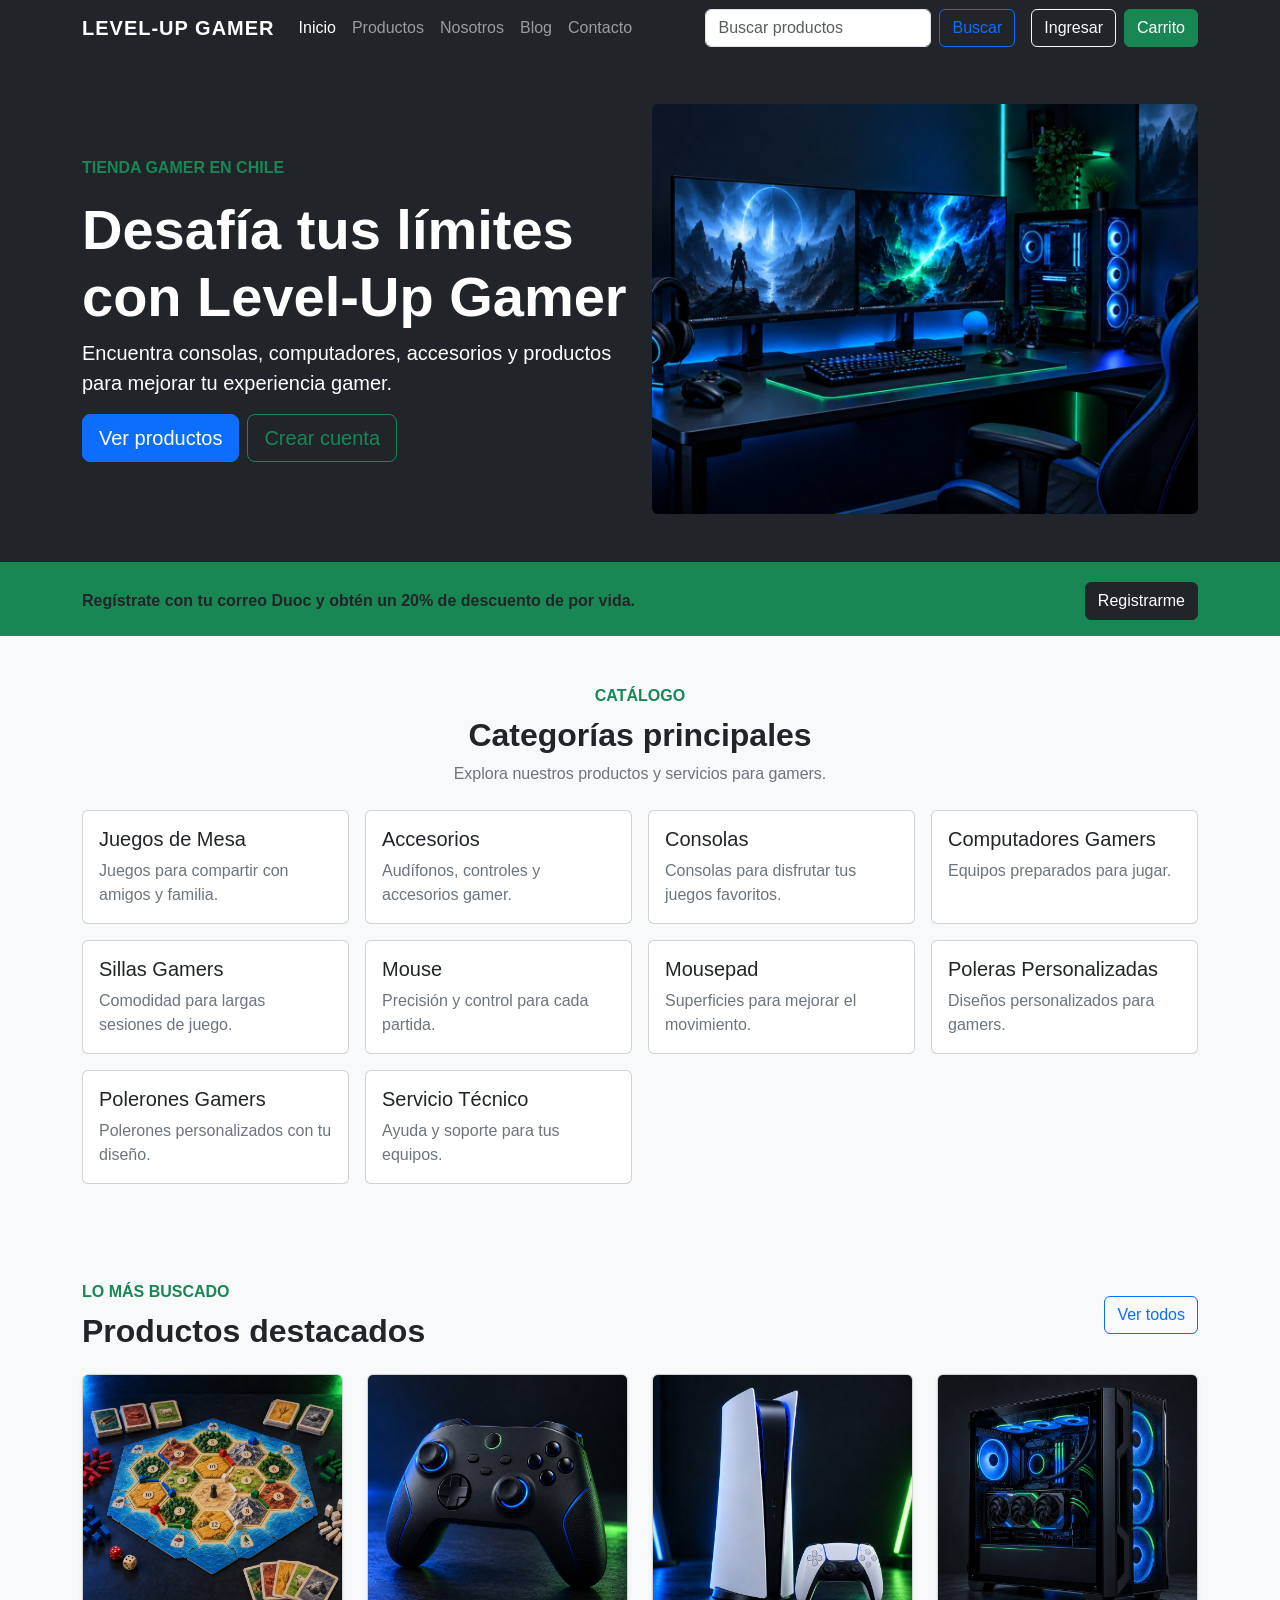
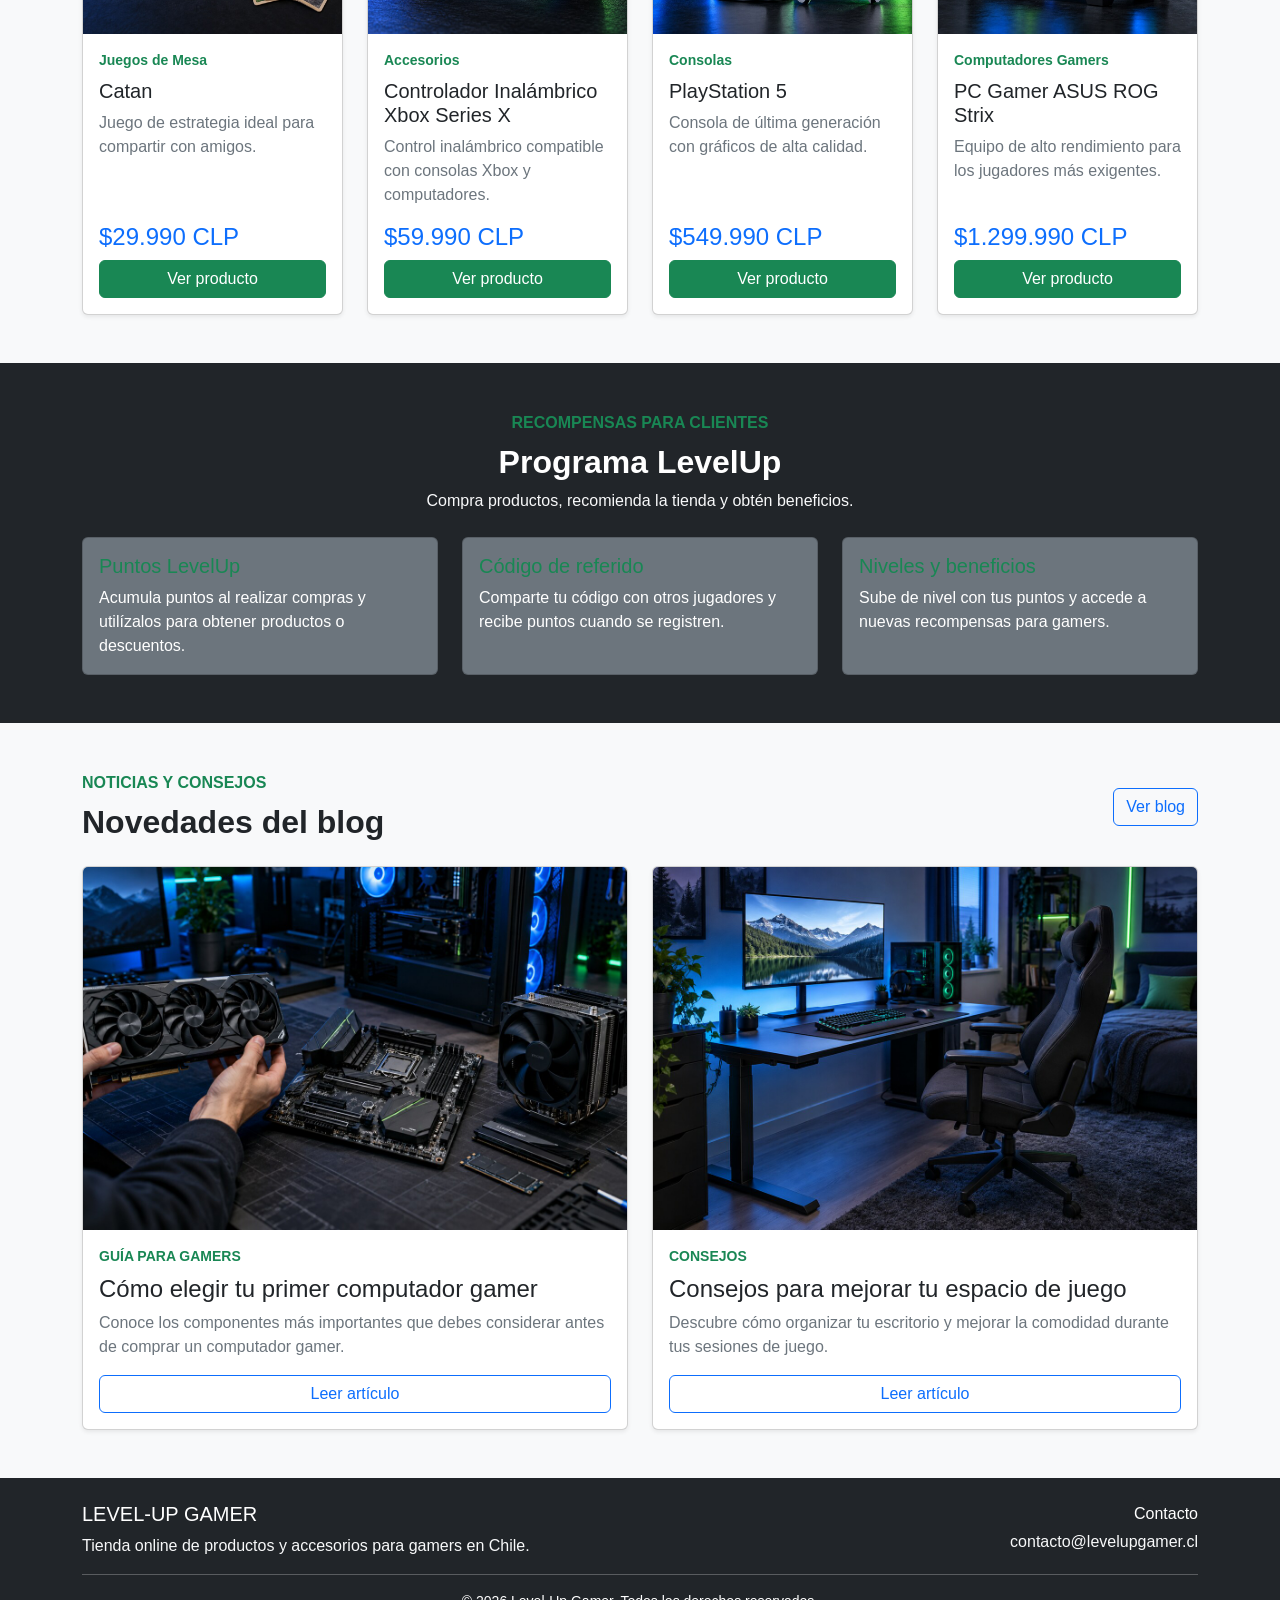
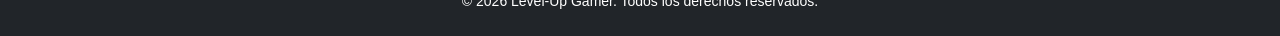
<file: index.html>
<!DOCTYPE html>

<html lang="es">

<head>

    <meta charset="UTF-8">

    <meta name="viewport" content="width=device-width, initial-scale=1.0">

    <title>Level-Up Gamer</title>

    <link href="https://cdn.jsdelivr.net/npm/bootstrap@5.3.3/dist/css/bootstrap.min.css" rel="stylesheet">

    <link rel="stylesheet" href="css/styles.css">

</head>

<body>

    <header>

        <nav class="navbar navbar-expand-lg navbar-dark bg-dark">

            <div class="container">

                <a class="navbar-brand" href="index.html">
                    LEVEL-UP GAMER
                </a>

                <button
                    class="navbar-toggler"
                    type="button"
                    data-bs-toggle="collapse"
                    data-bs-target="#menuPrincipal"
                    aria-controls="menuPrincipal"
                    aria-expanded="false"
                    aria-label="Mostrar menú">

                    <span class="navbar-toggler-icon"></span>

                </button>

                <div class="collapse navbar-collapse" id="menuPrincipal">

                    <ul class="navbar-nav me-auto mb-2 mb-lg-0">

                        <li class="nav-item">

                            <a class="nav-link active" href="index.html">
                                Inicio
                            </a>

                        </li>

                        <li class="nav-item">

                            <a class="nav-link" href="productos.html">
                                Productos
                            </a>

                        </li>

                        <li class="nav-item">

                            <a class="nav-link" href="nosotros.html">
                                Nosotros
                            </a>

                        </li>

                        <li class="nav-item">

                            <a class="nav-link" href="blog.html">
                                Blog
                            </a>

                        </li>

                        <li class="nav-item">

                            <a class="nav-link" href="contacto.html">
                                Contacto
                            </a>

                        </li>

                    </ul>

                    <div class="d-flex me-lg-3">

                        <input
                            class="form-control me-2"
                            type="search"
                            placeholder="Buscar productos"
                            aria-label="Buscar productos">

                        <button class="btn btn-outline-primary" type="button">
                            Buscar
                        </button>

                    </div>

                    <div class="d-flex gap-2 mt-2 mt-lg-0">

                        <a class="btn btn-outline-light gap-2" href="inicio-sesion.html">
                            Ingresar
                        </a>

                        <a class="btn btn-success gap-2" href="carrito.html">
                            Carrito
                        </a>

                    </div>

                </div>

            </div>

        </nav>

    </header>

    <main>

        <section class="banner-principal bg-dark text-white py-5">

            <div class="container">

                <div class="row align-items-center">

                    <div class="col-lg-6 mb-4 mb-lg-0">

                        <p class="text-success fw-bold">
                            TIENDA GAMER EN CHILE
                        </p>

                        <h1 class="display-4 fw-bold">
                            Desafía tus límites con Level-Up Gamer
                        </h1>

                        <p class="lead">
                            Encuentra consolas, computadores, accesorios y productos para mejorar tu experiencia gamer.
                        </p>

                        <div class="d-flex flex-wrap gap-2">

                            <a class="btn btn-primary btn-lg" href="productos.html">
                                Ver productos
                            </a>

                            <a class="btn btn-outline-success btn-lg" href="registro.html">
                                Crear cuenta
                            </a>

                        </div>

                    </div>

                    <div class="col-lg-6">

                        <img
                            class="img-fluid rounded"
                            src="img/banner-gamer.jpg"
                            alt="Escritorio gamer con computador, monitores y accesorios">

                    </div>

                </div>

            </div>

        </section>

        <section class="aviso-duoc bg-success text-dark py-3">

            <div class="container">

                <div class="d-flex flex-column flex-md-row justify-content-between align-items-center gap-3">

                    <p class="mb-0 fw-bold">
                        Regístrate con tu correo Duoc y obtén un 20% de descuento de por vida.
                    </p>

                    <a class="btn btn-dark" href="registro.html">
                        Registrarme
                    </a>

                </div>

            </div>

        </section>

        <section class="seccion-categorias py-5">

            <div class="container">

                <div class="text-center mb-4">

                    <p class="text-success fw-bold mb-2">
                        CATÁLOGO
                    </p>

                    <h2 class="fw-bold">
                        Categorías principales
                    </h2>

                    <p class="text-secondary">
                        Explora nuestros productos y servicios para gamers.
                    </p>

                </div>

                <div class="row g-3">

                    <div class="col-6 col-md-4 col-lg-3">

                        <a class="text-decoration-none" href="productos.html">

                            <article class="card tarjeta-categoria h-100">

                                <div class="card-body">

                                    <h3 class="card-title h5">
                                        Juegos de Mesa
                                    </h3>

                                    <p class="card-text text-secondary">
                                        Juegos para compartir con amigos y familia.
                                    </p>

                                </div>

                            </article>

                        </a>

                    </div>

                    <div class="col-6 col-md-4 col-lg-3">

                        <a class="text-decoration-none" href="productos.html">

                            <article class="card tarjeta-categoria h-100">

                                <div class="card-body">

                                    <h3 class="card-title h5">
                                        Accesorios
                                    </h3>

                                    <p class="card-text text-secondary">
                                        Audífonos, controles y accesorios gamer.
                                    </p>

                                </div>

                            </article>

                        </a>

                    </div>

                    <div class="col-6 col-md-4 col-lg-3">

                        <a class="text-decoration-none" href="productos.html">

                            <article class="card tarjeta-categoria h-100">

                                <div class="card-body">

                                    <h3 class="card-title h5">
                                        Consolas
                                    </h3>

                                    <p class="card-text text-secondary">
                                        Consolas para disfrutar tus juegos favoritos.
                                    </p>

                                </div>

                            </article>

                        </a>

                    </div>

                    <div class="col-6 col-md-4 col-lg-3">

                        <a class="text-decoration-none" href="productos.html">

                            <article class="card tarjeta-categoria h-100">

                                <div class="card-body">

                                    <h3 class="card-title h5">
                                        Computadores Gamers
                                    </h3>

                                    <p class="card-text text-secondary">
                                        Equipos preparados para jugar.
                                    </p>

                                </div>

                            </article>

                        </a>

                    </div>

                    <div class="col-6 col-md-4 col-lg-3">

                        <a class="text-decoration-none" href="productos.html">

                            <article class="card tarjeta-categoria h-100">

                                <div class="card-body">

                                    <h3 class="card-title h5">
                                        Sillas Gamers
                                    </h3>

                                    <p class="card-text text-secondary">
                                        Comodidad para largas sesiones de juego.
                                    </p>

                                </div>

                            </article>

                        </a>

                    </div>

                    <div class="col-6 col-md-4 col-lg-3">

                        <a class="text-decoration-none" href="productos.html">

                            <article class="card tarjeta-categoria h-100">

                                <div class="card-body">

                                    <h3 class="card-title h5">
                                        Mouse
                                    </h3>

                                    <p class="card-text text-secondary">
                                        Precisión y control para cada partida.
                                    </p>

                                </div>

                            </article>

                        </a>

                    </div>

                    <div class="col-6 col-md-4 col-lg-3">

                        <a class="text-decoration-none" href="productos.html">

                            <article class="card tarjeta-categoria h-100">

                                <div class="card-body">

                                    <h3 class="card-title h5">
                                        Mousepad
                                    </h3>

                                    <p class="card-text text-secondary">
                                        Superficies para mejorar el movimiento.
                                    </p>

                                </div>

                            </article>

                        </a>

                    </div>

                    <div class="col-6 col-md-4 col-lg-3">

                        <a class="text-decoration-none" href="productos.html">

                            <article class="card tarjeta-categoria h-100">

                                <div class="card-body">

                                    <h3 class="card-title h5">
                                        Poleras Personalizadas
                                    </h3>

                                    <p class="card-text text-secondary">
                                        Diseños personalizados para gamers.
                                    </p>

                                </div>

                            </article>

                        </a>

                    </div>

                    <div class="col-6 col-md-4 col-lg-3">

                        <a class="text-decoration-none" href="productos.html">

                            <article class="card tarjeta-categoria h-100">

                                <div class="card-body">

                                    <h3 class="card-title h5">
                                        Polerones Gamers
                                    </h3>

                                    <p class="card-text text-secondary">
                                        Polerones personalizados con tu diseño.
                                    </p>

                                </div>

                            </article>

                        </a>

                    </div>

                    <div class="col-6 col-md-4 col-lg-3">

                        <a class="text-decoration-none" href="productos.html">

                            <article class="card tarjeta-categoria h-100">

                                <div class="card-body">

                                    <h3 class="card-title h5">
                                        Servicio Técnico
                                    </h3>

                                    <p class="card-text text-secondary">
                                        Ayuda y soporte para tus equipos.
                                    </p>

                                </div>

                            </article>

                        </a>

                    </div>

                </div>

            </div>

        </section>

        <section class="productos-destacados bg-light py-5">

            <div class="container">

                <div class="d-flex justify-content-between align-items-center mb-4">

                    <div>

                        <p class="text-success fw-bold mb-2">
                            LO MÁS BUSCADO
                        </p>

                        <h2 class="fw-bold mb-0">
                            Productos destacados
                        </h2>

                    </div>

                    <a class="btn btn-outline-primary" href="productos.html">
                        Ver todos
                    </a>

                </div>

                <div class="row g-4">

                    <div class="col-12 col-sm-6 col-lg-3">

                        <article class="card h-100 shadow-sm">

                            <img
                                class="card-img-top imagen-producto img-fluid"
                                src="img/catan.jpg"
                                alt="Juego de mesa Catan con tablero, fichas y cartas">

                            <div class="card-body d-flex flex-column">

                                <p class="text-success fw-bold small mb-2">
                                    Juegos de Mesa
                                </p>

                                <h3 class="card-title h5">
                                    Catan
                                </h3>

                                <p class="card-text text-secondary">
                                    Juego de estrategia ideal para compartir con amigos.
                                </p>

                                <p class="h4 text-primary mt-auto">
                                    $29.990 CLP
                                </p>

                                <a class="btn btn-success w-100" href="detalle-producto.html">
                                    Ver producto
                                </a>

                            </div>

                        </article>

                    </div>

                    <div class="col-12 col-sm-6 col-lg-3">

                        <article class="card h-100 shadow-sm">

                            <img
                                class="card-img-top imagen-producto img-fluid"
                                src="img/controlador-xbox.jpg"
                                alt="Controlador inalámbrico negro con iluminación azul y verde">

                            <div class="card-body d-flex flex-column">

                                <p class="text-success fw-bold small mb-2">
                                    Accesorios
                                </p>

                                <h3 class="card-title h5">
                                    Controlador Inalámbrico Xbox Series X
                                </h3>

                                <p class="card-text text-secondary">
                                    Control inalámbrico compatible con consolas Xbox y computadores.
                                </p>

                                <p class="h4 text-primary mt-auto">
                                    $59.990 CLP
                                </p>

                                <a class="btn btn-success w-100" href="detalle-producto.html">
                                    Ver producto
                                </a>

                            </div>

                        </article>

                    </div>

                    <div class="col-12 col-sm-6 col-lg-3">

                        <article class="card h-100 shadow-sm">

                            <img
                                class="card-img-top imagen-producto img-fluid"
                                src="img/playstation-5.jpg"
                                alt="Consola PlayStation 5 blanca junto a su controlador">

                            <div class="card-body d-flex flex-column">

                                <p class="text-success fw-bold small mb-2">
                                    Consolas
                                </p>

                                <h3 class="card-title h5">
                                    PlayStation 5
                                </h3>

                                <p class="card-text text-secondary">
                                    Consola de última generación con gráficos de alta calidad.
                                </p>

                                <p class="h4 text-primary mt-auto">
                                    $549.990 CLP
                                </p>

                                <a class="btn btn-success w-100" href="detalle-producto.html">
                                    Ver producto
                                </a>

                            </div>

                        </article>

                    </div>

                    <div class="col-12 col-sm-6 col-lg-3">

                        <article class="card h-100 shadow-sm">

                            <img
                                class="card-img-top imagen-producto img-fluid"
                                src="img/computador-gamer.jpg"
                                alt="Computador gamer con gabinete negro e iluminación azul y verde">

                            <div class="card-body d-flex flex-column">

                                <p class="text-success fw-bold small mb-2">
                                    Computadores Gamers
                                </p>

                                <h3 class="card-title h5">
                                    PC Gamer ASUS ROG Strix
                                </h3>

                                <p class="card-text text-secondary">
                                    Equipo de alto rendimiento para los jugadores más exigentes.
                                </p>

                                <p class="h4 text-primary mt-auto">
                                    $1.299.990 CLP
                                </p>

                                <a class="btn btn-success w-100" href="detalle-producto.html">
                                    Ver producto
                                </a>

                            </div>

                        </article>

                    </div>

                </div>

            </div>

        </section>

        <section class="programa-levelup bg-dark text-white py-5">

            <div class="container">

                <div class="text-center mb-4">

                    <p class="text-success fw-bold mb-2">
                        RECOMPENSAS PARA CLIENTES
                    </p>

                    <h2 class="fw-bold">
                        Programa LevelUp
                    </h2>

                    <p class="text-light">
                        Compra productos, recomienda la tienda y obtén beneficios.
                    </p>

                </div>

                <div class="row g-4">

                    <div class="col-12 col-md-4">

                        <article class="card bg-secondary text-white h-100">

                            <div class="card-body">

                                <h3 class="card-title h5 text-success">
                                    Puntos LevelUp
                                </h3>

                                <p class="card-text">
                                    Acumula puntos al realizar compras y utilízalos para obtener productos o descuentos.
                                </p>

                            </div>

                        </article>

                    </div>

                    <div class="col-12 col-md-4">

                        <article class="card bg-secondary text-white h-100">

                            <div class="card-body">

                                <h3 class="card-title h5 text-success">
                                    Código de referido
                                </h3>

                                <p class="card-text">
                                    Comparte tu código con otros jugadores y recibe puntos cuando se registren.
                                </p>

                            </div>

                        </article>

                    </div>

                    <div class="col-12 col-md-4">

                        <article class="card bg-secondary text-white h-100">

                            <div class="card-body">

                                <h3 class="card-title h5 text-success">
                                    Niveles y beneficios
                                </h3>

                                <p class="card-text">
                                    Sube de nivel con tus puntos y accede a nuevas recompensas para gamers.
                                </p>

                            </div>

                        </article>

                    </div>

                </div>

            </div>

        </section>

        <section class="novedades-blog bg-light py-5">

            <div class="container">

                <div class="d-flex justify-content-between align-items-center mb-4">

                    <div>

                        <p class="text-success fw-bold mb-2">
                            NOTICIAS Y CONSEJOS
                        </p>

                        <h2 class="fw-bold mb-0">
                            Novedades del blog
                        </h2>

                    </div>

                    <a class="btn btn-outline-primary" href="blog.html">
                        Ver blog
                    </a>

                </div>

                <div class="row g-4">

                    <div class="col-12 col-md-6">

                        <article class="card h-100 shadow-sm">

                            <img
                                class="card-img-top imagen-blog img-fluid"
                                src="img/blog-computador.jpg"
                                alt="imagen de componentes de computador gamer sobre un escritorio">

                            <div class="card-body d-flex flex-column">

                                <p class="text-success fw-bold small mb-2">
                                    GUÍA PARA GAMERS
                                </p>

                                <h3 class="card-title h4">
                                    Cómo elegir tu primer computador gamer
                                </h3>

                                <p class="card-text text-secondary">
                                    Conoce los componentes más importantes que debes considerar antes de comprar un computador gamer.
                                </p>

                                <a class="btn btn-outline-primary mt-auto" href="detalle-blog1.html">
                                    Leer artículo
                                </a>

                            </div>

                        </article>

                    </div>

                    <div class="col-12 col-md-6">

                        <article class="card h-100 shadow-sm">

                            <img
                                class="card-img-top imagen-blog img-fluid"
                                src="img/blog-espacio-gamer.jpg"
                                alt="imagen de un setup gamer con distintos elementos para espacio gamer">

                            <div class="card-body d-flex flex-column">

                                <p class="text-success fw-bold small mb-2">
                                    CONSEJOS
                                </p>

                                <h3 class="card-title h4">
                                    Consejos para mejorar tu espacio de juego
                                </h3>

                                <p class="card-text text-secondary">
                                    Descubre cómo organizar tu escritorio y mejorar la comodidad durante tus sesiones de juego.
                                </p>

                                <a class="btn btn-outline-primary mt-auto" href="detalle-blog2.html">
                                    Leer artículo
                                </a>

                            </div>

                        </article>

                    </div>

                </div>

            </div>

        </section>

    </main>

    <footer class="bg-dark text-white py-4">

        <div class="container">

            <div class="row g-3">

                <div class="col-12 col-md-6">

                    <h2 class="h5">
                        LEVEL-UP GAMER
                    </h2>

                    <p class="mb-0 text-light">
                        Tienda online de productos y accesorios para gamers en Chile.
                    </p>

                </div>

                <div class="col-12 col-md-6 text-md-end">

                    <p class="mb-1">
                        Contacto
                    </p>

                    <a class="text-light" href="mailto:contacto@levelupgamer.cl">
                        contacto@levelupgamer.cl
                    </a>

                </div>

            </div>

            <hr>

            <p class="text-center mb-0 small">
                © 2026 Level-Up Gamer. Todos los derechos reservados.
            </p>

        </div>

    </footer>

    <script src="https://cdn.jsdelivr.net/npm/bootstrap@5.3.3/dist/js/bootstrap.bundle.min.js"></script>

</body>

</html>
</file>
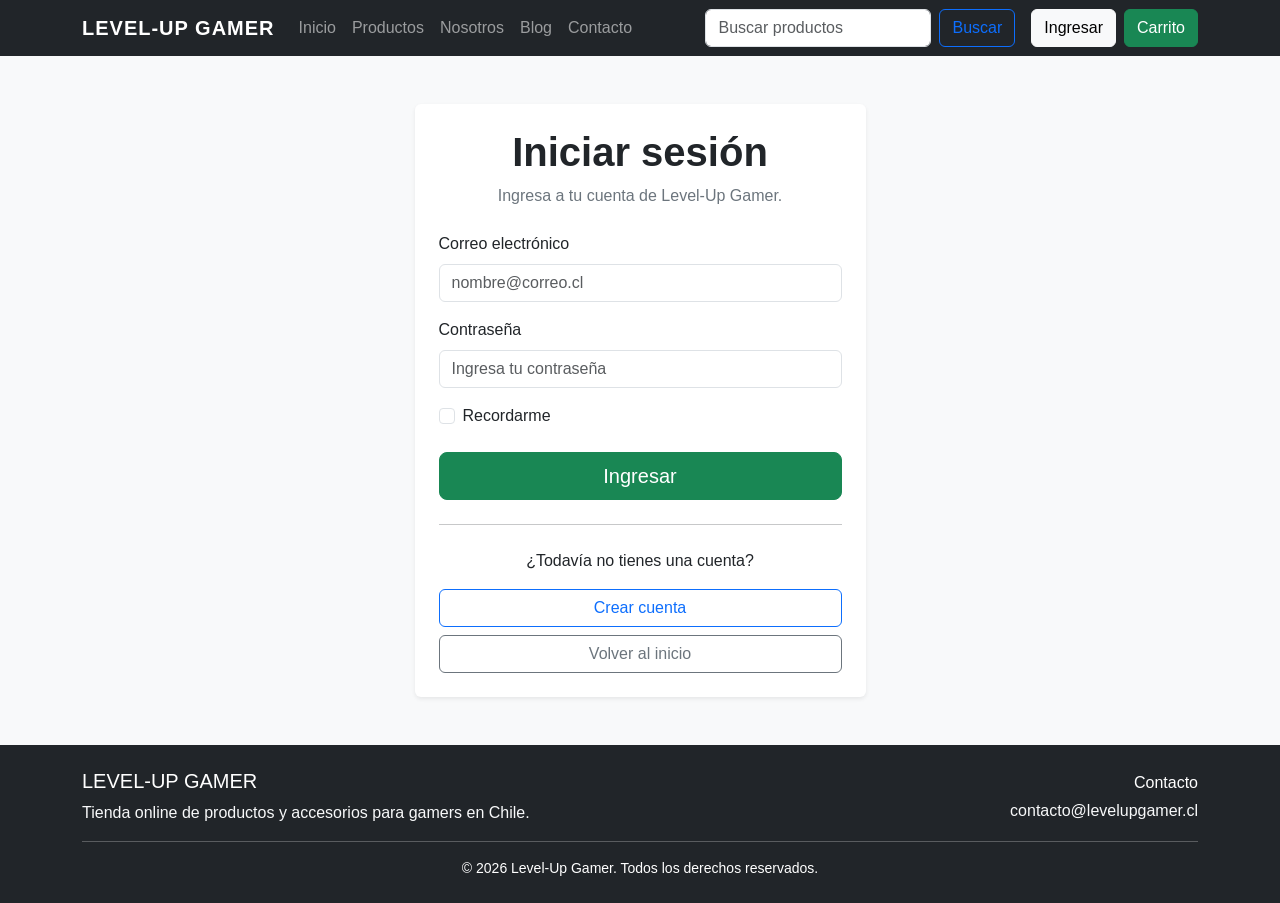
<file: inicio-sesion.html>
<!DOCTYPE html>

<html lang="es">

<head>

    <meta charset="UTF-8">

    <meta name="viewport" content="width=device-width, initial-scale=1.0">

    <title>Iniciar sesión | Level-Up Gamer</title>

    <link href="https://cdn.jsdelivr.net/npm/bootstrap@5.3.3/dist/css/bootstrap.min.css" rel="stylesheet">

    <link rel="stylesheet" href="css/styles.css">

</head>

<body>

    <header>

        <nav class="navbar navbar-expand-lg navbar-dark bg-dark">

            <div class="container">

                <a class="navbar-brand" href="index.html">
                    LEVEL-UP GAMER
                </a>

                <button
                    class="navbar-toggler"
                    type="button"
                    data-bs-toggle="collapse"
                    data-bs-target="#menuPrincipal"
                    aria-controls="menuPrincipal"
                    aria-expanded="false"
                    aria-label="Mostrar menú">

                    <span class="navbar-toggler-icon"></span>

                </button>

                <div class="collapse navbar-collapse" id="menuPrincipal">

                    <ul class="navbar-nav me-auto mb-2 mb-lg-0">

                        <li class="nav-item">
                            <a class="nav-link" href="index.html">
                                Inicio
                            </a>
                        </li>

                        <li class="nav-item">
                            <a class="nav-link" href="productos.html">
                                Productos
                            </a>
                        </li>

                        <li class="nav-item">
                            <a class="nav-link" href="nosotros.html">
                                Nosotros
                            </a>
                        </li>

                        <li class="nav-item">
                            <a class="nav-link" href="blog.html">
                                Blog
                            </a>
                        </li>

                        <li class="nav-item">
                            <a class="nav-link" href="contacto.html">
                                Contacto
                            </a>
                        </li>

                    </ul>

                    <div class="d-flex me-lg-3 mb-3 mb-lg-0">

                        <input
                            class="form-control me-2"
                            type="search"
                            placeholder="Buscar productos"
                            aria-label="Buscar productos">

                        <button class="btn btn-outline-primary" type="button">
                            Buscar
                        </button>

                    </div>

                    <div class="d-flex gap-2">

                        <a class="btn btn-light" href="inicio-sesion.html">
                            Ingresar
                        </a>

                        <a class="btn btn-success" href="carrito.html">
                            Carrito
                        </a>

                    </div>

                </div>

            </div>

        </nav>

    </header>

    <main>

        <section class="bg-light py-5">

            <div class="container">

                <div class="row justify-content-center">

                    <div class="col-12 col-md-8 col-lg-5">

                        <div class="card shadow-sm border-0">

                            <div class="card-body p-4">

                                <div class="text-center mb-4">

                                    <h1 class="fw-bold mb-2">
                                        Iniciar sesión
                                    </h1>

                                    <p class="text-secondary mb-0">
                                        Ingresa a tu cuenta de Level-Up Gamer.
                                    </p>

                                </div>

                                <form action="#" method="post">

                                    <div class="mb-3">

                                        <label class="form-label" for="correo">
                                            Correo electrónico
                                        </label>

                                        <input
                                            class="form-control"
                                            type="email"
                                            id="correo"
                                            name="correo"
                                            placeholder="nombre@correo.cl"
                                            required>

                                    </div>

                                    <div class="mb-3">

                                        <label class="form-label" for="contrasena">
                                            Contraseña
                                        </label>

                                        <input
                                            class="form-control"
                                            type="password"
                                            id="contrasena"
                                            name="contrasena"
                                            placeholder="Ingresa tu contraseña"
                                            minlength="6"
                                            required>

                                    </div>

                                    <div class="form-check mb-4">

                                        <input
                                            class="form-check-input"
                                            type="checkbox"
                                            id="recordarme"
                                            name="recordarme">

                                        <label class="form-check-label" for="recordarme">
                                            Recordarme
                                        </label>

                                    </div>

                                    <div class="d-grid">

                                        <button class="btn btn-success btn-lg" type="submit">
                                            Ingresar
                                        </button>

                                    </div>

                                </form>

                                <hr class="my-4">

                                <p class="text-center mb-3">
                                    ¿Todavía no tienes una cuenta?
                                </p>

                                <div class="d-grid gap-2">

                                    <a class="btn btn-outline-primary" href="registro.html">
                                        Crear cuenta
                                    </a>

                                    <a class="btn btn-outline-secondary" href="index.html">
                                        Volver al inicio
                                    </a>

                                </div>

                            </div>

                        </div>

                    </div>

                </div>

            </div>

        </section>

    </main>

    <footer class="bg-dark text-white py-4">

        <div class="container">

            <div class="row align-items-center">

                <div class="col-12 col-md-6 mb-3 mb-md-0">

                    <h2 class="h5">
                        LEVEL-UP GAMER
                    </h2>

                    <p class="mb-0 text-light">
                        Tienda online de productos y accesorios para gamers en Chile.
                    </p>

                </div>

                <div class="col-12 col-md-6 text-md-end">

                    <p class="mb-1">
                        Contacto
                    </p>

                    <a class="text-light" href="mailto:contacto@levelupgamer.cl">
                        contacto@levelupgamer.cl
                    </a>

                </div>

            </div>

            <hr>

            <p class="text-center mb-0 small">
                &copy; 2026 Level-Up Gamer. Todos los derechos reservados.
            </p>

        </div>

    </footer>

    <script src="https://cdn.jsdelivr.net/npm/bootstrap@5.3.3/dist/js/bootstrap.bundle.min.js"></script>

</body>

</html>
</file>
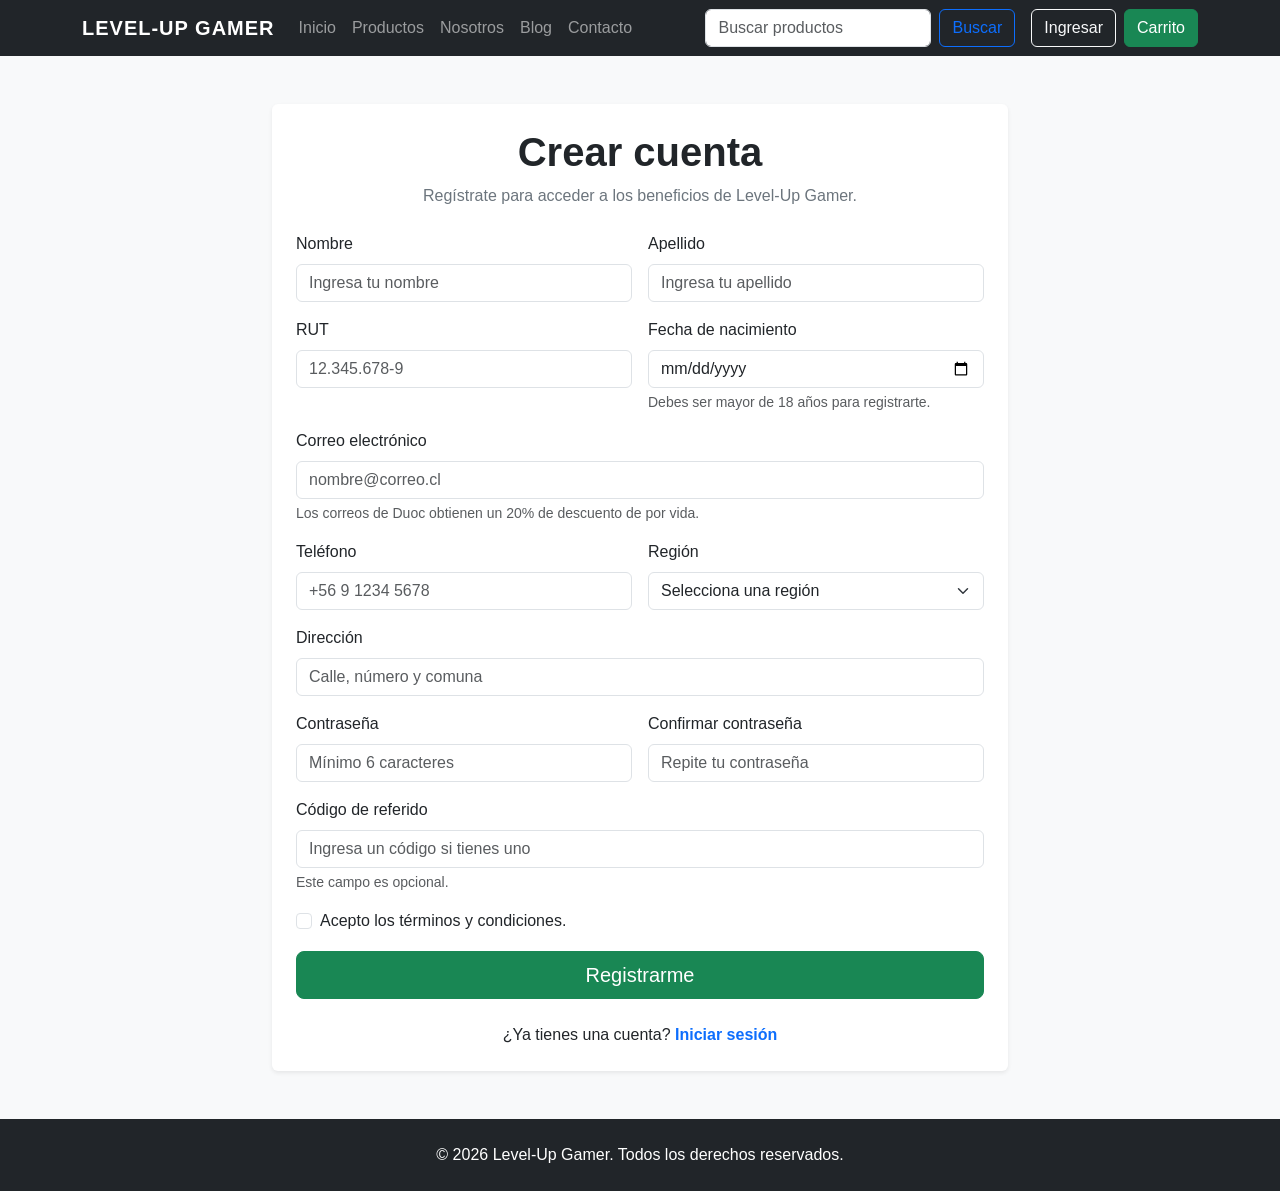
<file: registro.html>
<!DOCTYPE html>

<html lang="es">

<head>

    <meta charset="UTF-8">

    <meta name="viewport" content="width=device-width, initial-scale=1.0">

    <title>Registro | Level-Up Gamer</title>

    <link
        href="https://cdn.jsdelivr.net/npm/bootstrap@5.3.3/dist/css/bootstrap.min.css"
        rel="stylesheet">

    <link rel="stylesheet" href="css/styles.css">

</head>

<body>

    <header>

        <nav class="navbar navbar-expand-lg navbar-dark bg-dark">

            <div class="container">

                <a class="navbar-brand" href="index.html">
                    LEVEL-UP GAMER
                </a>

                <button
                    class="navbar-toggler"
                    type="button"
                    data-bs-toggle="collapse"
                    data-bs-target="#menuPrincipal"
                    aria-controls="menuPrincipal"
                    aria-expanded="false"
                    aria-label="Mostrar menú">

                    <span class="navbar-toggler-icon"></span>

                </button>

                <div class="collapse navbar-collapse" id="menuPrincipal">

                    <ul class="navbar-nav me-auto mb-2 mb-lg-0">

                        <li class="nav-item">

                            <a class="nav-link" href="index.html">
                                Inicio
                            </a>

                        </li>

                        <li class="nav-item">

                            <a class="nav-link" href="productos.html">
                                Productos
                            </a>

                        </li>

                        <li class="nav-item">

                            <a class="nav-link" href="nosotros.html">
                                Nosotros
                            </a>

                        </li>

                        <li class="nav-item">

                            <a class="nav-link" href="blog.html">
                                Blog
                            </a>

                        </li>

                        <li class="nav-item">

                            <a class="nav-link" href="contacto.html">
                                Contacto
                            </a>

                        </li>

                    </ul>

                    <div class="d-flex me-lg-3 mb-3 mb-lg-0">

                        <input
                            class="form-control me-2"
                            type="search"
                            placeholder="Buscar productos"
                            aria-label="Buscar productos">

                        <button class="btn btn-outline-primary" type="button">
                            Buscar
                        </button>

                    </div>

                    <div class="d-flex gap-2">

                        <a class="btn btn-outline-light" href="inicio-sesion.html">
                            Ingresar
                        </a>

                        <a class="btn btn-success" href="carrito.html">
                            Carrito
                        </a>

                    </div>

                </div>

            </div>

        </nav>

    </header>

    <main>

        <section class="bg-light py-5">

            <div class="container">

                <div class="row justify-content-center">

                    <div class="col-12 col-lg-8">

                        <div class="card shadow-sm border-0">

                            <div class="card-body p-4">

                                <div class="text-center mb-4">

                                    <h1 class="fw-bold mb-2">
                                        Crear cuenta
                                    </h1>

                                    <p class="text-secondary mb-0">
                                        Regístrate para acceder a los beneficios de Level-Up Gamer.
                                    </p>

                                </div>

                                <form action="#" method="post">

                                    <div class="row g-3">

                                        <div class="col-12 col-md-6">

                                            <label class="form-label" for="nombre">
                                                Nombre
                                            </label>

                                            <input
                                                class="form-control"
                                                type="text"
                                                id="nombre"
                                                name="nombre"
                                                placeholder="Ingresa tu nombre"
                                                required>

                                        </div>

                                        <div class="col-12 col-md-6">

                                            <label class="form-label" for="apellido">
                                                Apellido
                                            </label>

                                            <input
                                                class="form-control"
                                                type="text"
                                                id="apellido"
                                                name="apellido"
                                                placeholder="Ingresa tu apellido"
                                                required>

                                        </div>

                                        <div class="col-12 col-md-6">

                                            <label class="form-label" for="rut">
                                                RUT
                                            </label>

                                            <input
                                                class="form-control"
                                                type="text"
                                                id="rut"
                                                name="rut"
                                                placeholder="12.345.678-9"
                                                maxlength="12"
                                                required>

                                        </div>

                                        <div class="col-12 col-md-6">

                                            <label class="form-label" for="fechaNacimiento">
                                                Fecha de nacimiento
                                            </label>

                                            <input
                                                class="form-control"
                                                type="date"
                                                id="fechaNacimiento"
                                                name="fechaNacimiento"
                                                max="2026-12-31"
                                                required>

                                            <div class="form-text">
                                                Debes ser mayor de 18 años para registrarte.
                                            </div>

                                        </div>

                                        <div class="col-12">

                                            <label class="form-label" for="correo">
                                                Correo electrónico
                                            </label>

                                            <input
                                                class="form-control"
                                                type="email"
                                                id="correo"
                                                name="correo"
                                                placeholder="nombre@correo.cl"
                                                required>

                                            <div class="form-text">
                                                Los correos de Duoc obtienen un 20% de descuento de por vida.
                                            </div>

                                        </div>

                                        <div class="col-12 col-md-6">

                                            <label class="form-label" for="telefono">
                                                Teléfono
                                            </label>

                                            <input
                                                class="form-control"
                                                type="tel"
                                                id="telefono"
                                                name="telefono"
                                                placeholder="+56 9 1234 5678"
                                                required>

                                        </div>

                                        <div class="col-12 col-md-6">

                                            <label class="form-label" for="region">
                                                Región
                                            </label>

                                            <select
                                                class="form-select"
                                                id="region"
                                                name="region"
                                                required>

                                                <option value="" selected disabled>
                                                    Selecciona una región
                                                </option>

                                                <option value="metropolitana">
                                                    Región Metropolitana
                                                </option>

                                                <option value="valparaiso">
                                                    Región de Valparaíso
                                                </option>

                                                <option value="ohiggins">
                                                    Región de O'Higgins
                                                </option>

                                                <option value="maule">
                                                    Región del Maule
                                                </option>

                                                <option value="biobio">
                                                    Región del Biobío
                                                </option>

                                            </select>

                                        </div>

                                        <div class="col-12">

                                            <label class="form-label" for="direccion">
                                                Dirección
                                            </label>

                                            <input
                                                class="form-control"
                                                type="text"
                                                id="direccion"
                                                name="direccion"
                                                placeholder="Calle, número y comuna"
                                                required>

                                        </div>

                                        <div class="col-12 col-md-6">

                                            <label class="form-label" for="contrasena">
                                                Contraseña
                                            </label>

                                            <input
                                                class="form-control"
                                                type="password"
                                                id="contrasena"
                                                name="contrasena"
                                                placeholder="Mínimo 6 caracteres"
                                                minlength="6"
                                                required>

                                        </div>

                                        <div class="col-12 col-md-6">

                                            <label class="form-label" for="confirmarContrasena">
                                                Confirmar contraseña
                                            </label>

                                            <input
                                                class="form-control"
                                                type="password"
                                                id="confirmarContrasena"
                                                name="confirmarContrasena"
                                                placeholder="Repite tu contraseña"
                                                minlength="6"
                                                required>

                                        </div>

                                        <div class="col-12">

                                            <label class="form-label" for="codigoReferido">
                                                Código de referido
                                            </label>

                                            <input
                                                class="form-control"
                                                type="text"
                                                id="codigoReferido"
                                                name="codigoReferido"
                                                placeholder="Ingresa un código si tienes uno">

                                            <div class="form-text">
                                                Este campo es opcional.
                                            </div>

                                        </div>

                                        <div class="col-12">

                                            <div class="form-check">

                                                <input
                                                    class="form-check-input"
                                                    type="checkbox"
                                                    id="aceptarCondiciones"
                                                    name="aceptarCondiciones"
                                                    required>

                                                <label
                                                    class="form-check-label"
                                                    for="aceptarCondiciones">

                                                    Acepto los términos y condiciones.

                                                </label>

                                            </div>

                                        </div>

                                        <div class="col-12 d-grid">

                                            <button
                                                class="btn btn-success btn-lg"
                                                type="submit">

                                                Registrarme

                                            </button>

                                        </div>

                                    </div>

                                </form>

                                <p class="text-center mt-4 mb-0">

                                    ¿Ya tienes una cuenta?

                                    <a
                                        class="text-decoration-none fw-bold"
                                        href="inicio-sesion.html">

                                        Iniciar sesión

                                    </a>

                                </p>

                            </div>

                        </div>

                    </div>

                </div>

            </div>

        </section>

    </main>

    <footer class="bg-dark text-white text-center py-4">

        <div class="container">

            <p class="mb-0">
                &copy; 2026 Level-Up Gamer. Todos los derechos reservados.
            </p>

        </div>

    </footer>

    <script src="https://cdn.jsdelivr.net/npm/bootstrap@5.3.3/dist/js/bootstrap.bundle.min.js"></script>

</body>

</html>
</file>
<file: css/styles.css>
body {
    font-family: Arial, Helvetica, sans-serif;
    background-color: #f8f9fa;
    color: #212529;
}

.navbar-brand {
    font-weight: bold;
    letter-spacing: 1px;
}

.banner-principal {
    border-bottom: 4px solid #198754;
}

.tarjeta-categoria {
    transition:
        background-color 0.3s,
        border-color 0.3s,
        transform 0.3s;
}

.tarjeta-categoria:hover {
    background-color: #e9ecef;
    border-color: #198754;
    transform: translateY(-4px);
}

.imagen-producto {
    display: block;
    width: 100%;
}

.imagen-blog {
    display: block;
    width: 100%;
}

footer a {
    text-decoration: none;
}

footer a:hover {
    text-decoration: underline;
}
</file>
